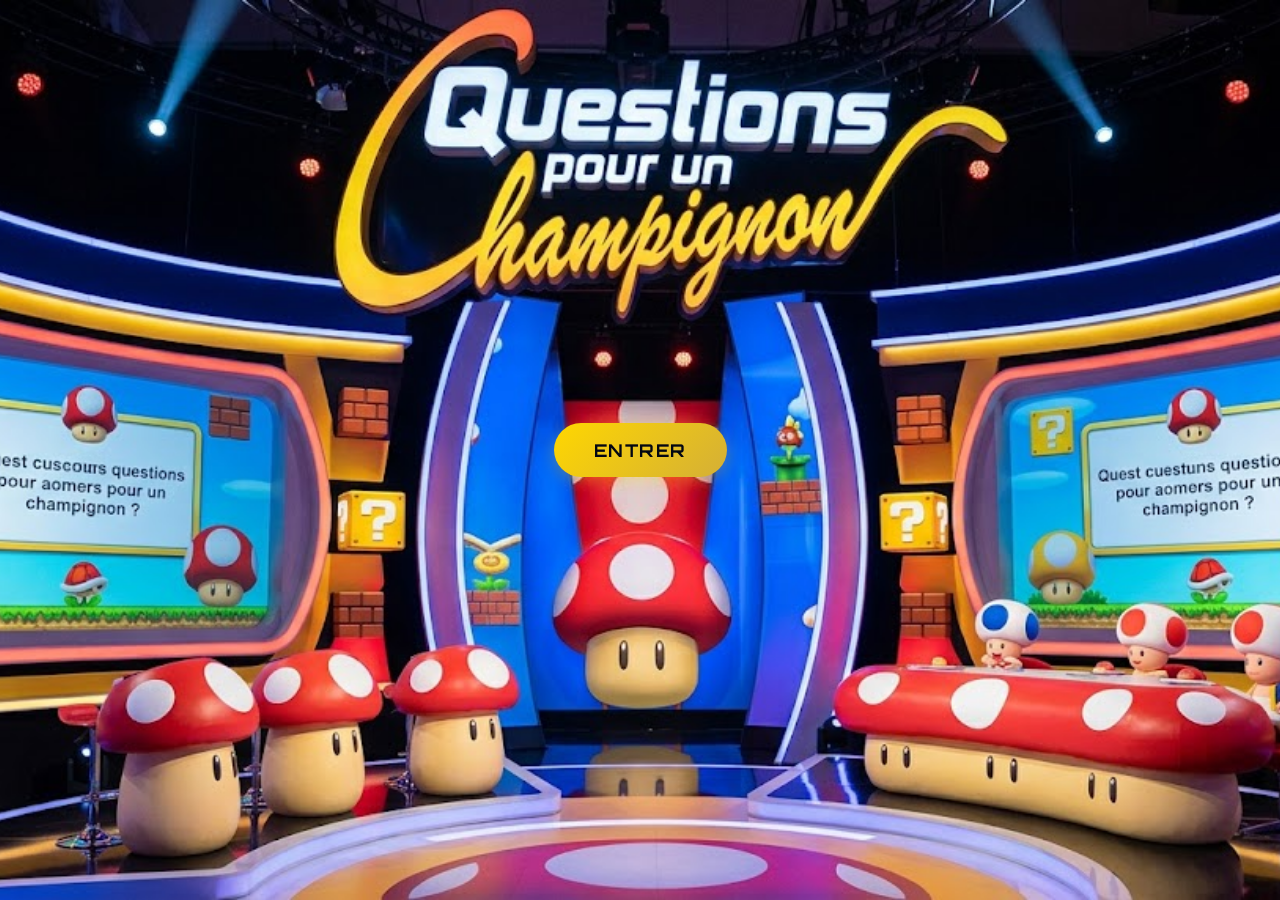
<file: index.html>
<!DOCTYPE html>
<html lang="fr">
<head>
  <meta charset="UTF-8">
  <meta name="viewport" content="width=device-width, initial-scale=1.0">
  
  <!-- SEO et Métadonnées -->
  <title>Le Grand Quiz du Millionnaire - Jeu TV Interactif</title>
  <meta name="description" content="Entrez sur le plateau du Grand Quiz du Millionnaire ! Répondez à 15 questions progressives, utilisez vos jokers stratégiques et tentez de décrocher la cagnotte ultime de 1 000 000 € !">
  <meta name="robots" content="index, follow">
  
  <!-- Favicon (Emoji standard pour portabilité) -->
  <link rel="icon" href="data:image/svg+xml,<svg xmlns=%22http://www.w3.org/2000/svg%22 viewBox=%220 0 100 100%22><text y=%22.9em%22 font-size=%2280%22>👑</text></svg>">
  
  <!-- Feuille de Style -->
  <link rel="stylesheet" href="style.css">
</head>
<body>

  <!-- PRE-LANDING PAGE -->
  <div id="pre-landing-screen" class="pre-landing-screen active">
    <button id="enter-game-btn" class="glow-btn-gold">ENTRER</button>
  </div>

  <div id="app" class="hidden">
    
    <!-- HEADER GLOBAL DE L'APPLICATION -->
    <header class="app-header">
      <div class="logo-container">
        <span class="logo-icon" aria-hidden="true">👑</span>
        <h1 class="logo-text">MILLIONNAIRE</h1>
      </div>
      
      <div class="sys-controls">
        <!-- Contrôleur de Volume et Son -->
        <div class="volume-control">
          <button id="btn-mute" class="sys-btn" title="Activer / Désactiver le son" aria-label="Couper le son">
            <svg viewBox="0 0 24 24" width="20" height="20" stroke="currentColor" stroke-width="2" fill="none">
              <path d="M11 5L6 9H2v6h4l5 4V5z"/>
              <path d="M19.07 4.93a10 10 0 0 1 0 14.14M15.54 8.46a5 5 0 0 1 0 7.07"/>
            </svg>
          </button>
          <input type="range" id="slider-volume" class="volume-slider" min="0" max="1" step="0.05" value="0.5" title="Ajuster le volume" aria-label="Ajuster le volume">
        </div>
        
        <!-- Plein Écran -->
        <button id="btn-fullscreen" class="sys-btn" title="Basculer plein écran" aria-label="Plein écran">
          <svg viewBox="0 0 24 24" width="20" height="20" stroke="currentColor" stroke-width="2" fill="none" stroke-linecap="round" stroke-linejoin="round">
            <path d="M8 3H5a2 2 0 0 0-2 2v3m18 0V5a2 2 0 0 0-2-2h-3m0 18h3a2 2 0 0 0 2-2v-3M3 16v3a2 2 0 0 0 2 2h3"/>
          </svg>
        </button>
      </div>
    </header>

    <!-- ÉCRAN 1 : ÉCRAN D'ACCUEIL (SELECTION DE PACK) -->
    <main id="screen-home" class="screen active">
      <div class="welcome-card">
        <h2 class="welcome-title">Bienvenue sur le Plateau !</h2>
        <p class="welcome-subtitle">
          Mesurez-vous à l'ultime défi de culture générale. Répondez correctement à une série de 15 questions à choix multiples de difficulté croissante. Aurez-vous assez de sang-froid pour franchir les paliers de sécurité et remporter le million ?
        </p>
        
        <!-- Boîtes à fonctionnalités -->
        <div class="welcome-features">
          <div class="feature-box">
            <span class="feature-icon">⏳</span>
            <h3>Timer Serré</h3>
            <p>Le temps est compté sur chaque question !</p>
          </div>
          <div class="feature-box">
            <span class="feature-icon">🃏</span>
            <h3>4 Jokers</h3>
            <p>50/50, public, appel ami et switch à utiliser au bon moment.</p>
          </div>
          <div class="feature-box">
            <span class="feature-icon">🔒</span>
            <h3>Paliers Garantis</h3>
            <p>Assurez vos gains aux paliers 5 et 10 de l'échelle.</p>
          </div>
        </div>

        <!-- Sélection du thème / pack de questions -->
        <div class="theme-selector-box" style="margin-bottom: 1.5rem; width: 100%; max-width: 320px; display: flex; flex-direction: column; gap: 0.5rem; text-align: left; margin: 0 auto 1.5rem auto;">
          <label for="select-theme" style="font-family: 'Orbitron', sans-serif; font-size: 0.8rem; color: var(--gold-accent); letter-spacing: 1.5px; text-transform: uppercase;">Choisir le Thème :</label>
          <select id="select-theme" style="background: var(--bg-medium); color: var(--text-main); border: 1px solid var(--border-gold); padding: 0.8rem 1.2rem; border-radius: 8px; font-family: 'Outfit', sans-serif; font-size: 1rem; width: 100%; outline: none; cursor: pointer; box-shadow: 0 0 10px rgba(0,0,0,0.3); transition: all 0.3s ease;">
            <option value="./data/culture-generale.json">🌍 Culture Générale (Défaut)</option>
            <optgroup label="Histoire — Seconde">
              <option value="./data/seconde-histoire.json">📚 Histoire 2de — Grandes étapes du monde moderne</option>
              <option value="./data/seconde-geo.json">📚 Géographie 2de — Grandes notions du programme de géographie</option>
            </optgroup>
            <optgroup label="HGGSP Spécialité — Première">
              <option value="./data/democratie.json">⚖️ Thème 1 — La Démocratie</option>
              <option value="./data/puissances.json">🌐 Thème 2 — Les Puissances</option>
              <option value="./data/frontieres.json">🗺️ Thème 3 — Les Frontières</option>
              <option value="./data/sinformer.json">📰 Thème 4 — S'informer : regard critique</option>
              <option value="./data/religions.json">🕌 Thème 5 — États et Religions</option>
            </optgroup>
          </select>
        </div>

        <!-- Boutons d'Action & Importation -->
        <div class="btn-group">
          <button id="btn-load-default" class="glow-btn-gold">Lancer la Partie</button>
          
          <button id="btn-load-custom" class="outline-btn">Importer un Pack JSON</button>
          <input type="file" id="file-input-pack" accept=".json" style="display: none;">
          <p class="upload-info">Glissez-déposez ou chargez un fichier JSON respectant le format requis.</p>
        </div>

        <!-- Rapport de Validation -->
        <div id="validation-report"></div>
      </div>
    </main>

    <!-- ÉCRAN 2 : PLATEAU DE JEU ACTIF -->
    <main id="screen-game" class="screen">
      <div class="game-layout">
        
        <!-- Zone centrale : Plateau TV -->
        <div class="stage-area">
          
          <!-- Barre de statut supérieure -->
          <div class="stage-status-bar">
            <div class="status-info">
              <span class="status-lbl">Gains cumulés</span>
              <div id="game-gain-accumulated" class="status-val">0 €</div>
            </div>
            <div class="status-info" style="text-align: right;">
              <span class="status-lbl">Progression</span>
              <div id="game-level-indicator" class="status-val">Niveau 1 / 15</div>
            </div>
          </div>
          
          <!-- Le Chronomètre Visuel -->
          <div class="timer-arena">
            <div id="timer-box" class="timer-container" aria-live="polite">
              <!-- Rempli dynamiquement en SVG -->
            </div>
          </div>
          
          <!-- Le Bloc de Question et Réponses -->
          <div class="quiz-board">
            <!-- La question -->
            <div class="question-card">
              <p id="question-text">Chargement de la question...</p>
            </div>
            
            <!-- Les 4 boutons de réponse -->
            <div class="answers-grid" role="group" aria-label="Réponses possibles">
              <button id="btn-ans-0" class="answer-btn" aria-describedby="question-text">
                <span class="ans-letter">A</span>
                <span class="ans-text">Réponse A</span>
              </button>
              
              <button id="btn-ans-1" class="answer-btn" aria-describedby="question-text">
                <span class="ans-letter">B</span>
                <span class="ans-text">Réponse B</span>
              </button>
              
              <button id="btn-ans-2" class="answer-btn" aria-describedby="question-text">
                <span class="ans-letter">C</span>
                <span class="ans-text">Réponse C</span>
              </button>
              
              <button id="btn-ans-3" class="answer-btn" aria-describedby="question-text">
                <span class="ans-letter">D</span>
                <span class="ans-text">Réponse D</span>
              </button>
            </div>
          </div>

          <!-- Contrôles inférieurs (Jokers + Abandon) -->
          <div class="bottom-controls-bar">
            <div class="lifelines-wrapper">
              <span class="lifelines-lbl">Jokers</span>
              <div id="lifelines-container">
                <!-- Rempli dynamiquement avec les boutons de jokers -->
              </div>
            </div>
            
            <button id="btn-walk-away" class="outline-btn" style="border-color:#e74c3c; color:#e74c3c;">Partir avec mes gains</button>
          </div>
          
        </div>

        <!-- Zone droite : L'Échelle des Gains (Palier de gains) -->
        <aside class="ladder-area" aria-label="Échelle des Gains">
          <h2 class="ladder-title">Échelle des Gains</h2>
          <ul id="ladder-list">
            <!-- Rempli dynamiquement -->
          </ul>
        </aside>

      </div>
    </main>

    <!-- ÉCRAN 3 : VICTOIRE / DEFAITE (FIN DE PARTIE) -->
    <main id="screen-result" class="screen">
      <div class="result-card">
        <h2 id="result-title">Fin de partie</h2>
        
        <div class="result-gain-box">
          <span class="gain-lbl">Vous repartez avec</span>
          <div id="result-gain-value">0 €</div>
        </div>

        <p id="result-description">Description du résultat de votre partie.</p>
        
        <div class="btn-group">
          <button class="glow-btn-gold btn-restart">Rejouer</button>
          <button class="outline-btn btn-restart">Retour à l'accueil</button>
        </div>
      </div>
    </main>

    <!-- MODALE 1 : EXPLICATIONS POST-RÉPONSE -->
    <div id="modal-explanation" class="modal-overlay" role="dialog" aria-modal="true" aria-labelledby="explanation-modal-title">
      <div class="modal-box">
        <div class="modal-header">
          <h2 id="explanation-modal-title">RÉVÉLATION</h2>
        </div>
        <div class="modal-body">
          <div class="exp-banner">VÉRDICT</div>
          <div class="exp-header">Bravo / Échec</div>
          <div id="explanation-text">Explication détaillée...</div>
        </div>
        <div class="modal-footer">
          <button id="btn-next-level" class="glow-btn-gold">Continuer</button>
        </div>
      </div>
    </div>

    <!-- MODALE 2 : INTERACTION DU JOKER ACTIF (AMI / PUBLIC) -->
    <div id="modal-joker" class="modal-overlay" role="dialog" aria-modal="true" aria-labelledby="modal-joker-title">
      <div class="modal-box">
        <div class="modal-header">
          <h2 id="modal-joker-title">Joker</h2>
          <button id="btn-modal-joker-close" class="sys-btn" title="Fermer" aria-label="Fermer la modale">
            <svg viewBox="0 0 24 24" width="20" height="20" stroke="currentColor" stroke-width="2" fill="none" stroke-linecap="round" stroke-linejoin="round">
              <line x1="18" y1="6" x2="6" y2="18"/>
              <line x1="6" y1="6" x2="18" y2="18"/>
            </svg>
          </button>
        </div>
        <div class="modal-body" id="modal-joker-content">
          <!-- Rempli dynamiquement (dialogue d'ami ou barres de public) -->
        </div>
        <div class="modal-footer">
          <button id="btn-modal-joker-close-footer" class="outline-btn" onclick="document.getElementById('btn-modal-joker-close').click()">Reprendre le jeu</button>
        </div>
      </div>
    </div>

  </div>

  <!-- Script Principal de l'Application -->
  <script type="module" src="js/app.js"></script>
</body>
</html>
</file>
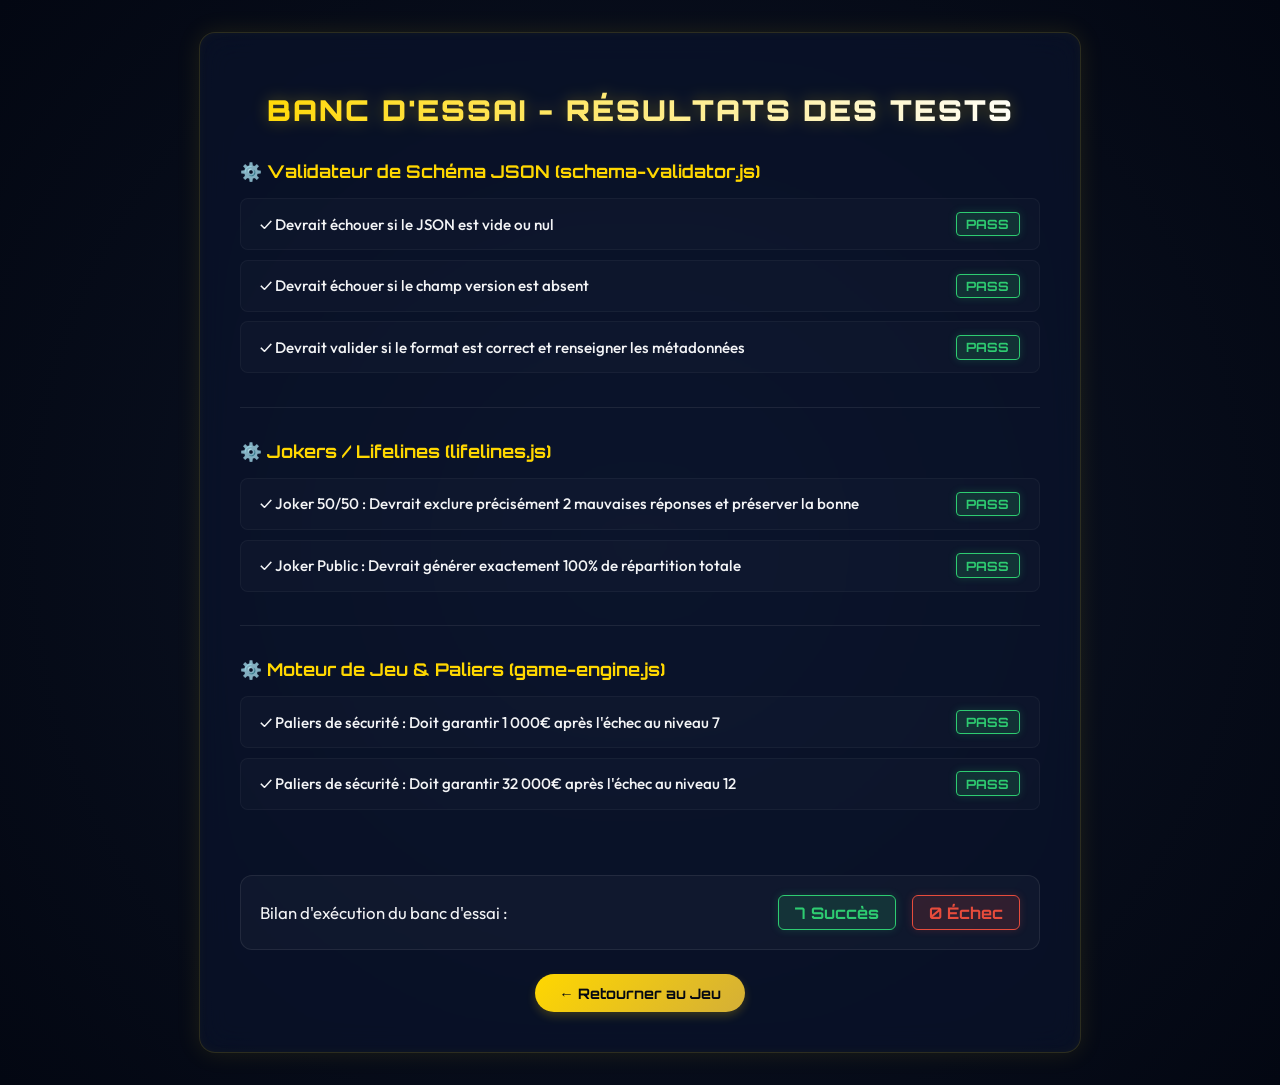
<file: tests.html>
<!DOCTYPE html>
<html lang="fr">
<head>
  <meta charset="UTF-8">
  <meta name="viewport" content="width=device-width, initial-scale=1.0">
  <title>Banc d'Essai - Tests Unitaires Client</title>
  
  <style>
    @import url('https://fonts.googleapis.com/css2?family=Orbitron:wght@700;900&family=Outfit:wght@300;400;600&display=swap');
    
    body {
      font-family: 'Outfit', sans-serif;
      background: radial-gradient(circle at center, #0d1527 0%, #030712 100%);
      color: #f3f4f6;
      margin: 0;
      padding: 2rem;
      min-height: 100vh;
    }

    .container {
      max-width: 800px;
      margin: 0 auto;
      background: rgba(10, 20, 47, 0.6);
      backdrop-filter: blur(15px);
      border: 1px solid rgba(255, 215, 0, 0.15);
      border-radius: 16px;
      box-shadow: 0 0 25px rgba(255, 215, 0, 0.1), inset 0 0 10px rgba(255, 215, 0, 0.05);
      padding: 2.5rem;
    }

    h1 {
      font-family: 'Orbitron', sans-serif;
      font-weight: 900;
      font-size: 1.8rem;
      letter-spacing: 2px;
      text-transform: uppercase;
      text-align: center;
      margin-bottom: 2rem;
      background: linear-gradient(to right, #ffd700, #fff);
      -webkit-background-clip: text;
      -webkit-text-fill-color: transparent;
      filter: drop-shadow(0 0 8px rgba(255, 215, 0, 0.3));
    }

    .suite-card {
      margin-bottom: 2rem;
      border-bottom: 1px solid rgba(255, 255, 255, 0.08);
      padding-bottom: 1.5rem;
    }

    .suite-card:last-child {
      border-bottom: none;
    }

    .suite-title {
      font-family: 'Orbitron', sans-serif;
      font-size: 1.1rem;
      color: #ffd700;
      margin-bottom: 1rem;
      display: flex;
      align-items: center;
      gap: 0.5rem;
    }

    .test-item {
      background: rgba(255, 255, 255, 0.02);
      border: 1px solid rgba(255, 255, 255, 0.04);
      border-radius: 8px;
      padding: 0.8rem 1.2rem;
      margin-bottom: 0.6rem;
      display: flex;
      justify-content: space-between;
      align-items: center;
      transition: all 0.2s ease;
    }

    .test-item:hover {
      background: rgba(255, 255, 255, 0.04);
      border-color: rgba(255, 255, 255, 0.08);
    }

    .test-name {
      font-weight: 500;
      font-size: 0.95rem;
    }

    .test-status {
      font-family: 'Orbitron', sans-serif;
      font-size: 0.8rem;
      font-weight: 700;
      padding: 0.2rem 0.6rem;
      border-radius: 4px;
    }

    .status-pass {
      background: rgba(46, 204, 113, 0.15);
      border: 1px solid #2ecc71;
      color: #2ecc71;
      box-shadow: 0 0 8px rgba(46, 204, 113, 0.2);
    }

    .status-fail {
      background: rgba(231, 76, 60, 0.15);
      border: 1px solid #e74c3c;
      color: #e74c3c;
      box-shadow: 0 0 8px rgba(231, 76, 60, 0.2);
    }

    .fail-details {
      grid-column: 1 / span 2;
      background: rgba(0, 0, 0, 0.2);
      border-left: 3px solid #e74c3c;
      color: #fca5a5;
      padding: 0.8rem;
      border-radius: 4px;
      font-family: monospace;
      font-size: 0.85rem;
      margin-top: 0.5rem;
      width: 100%;
    }

    .summary-bar {
      display: flex;
      justify-content: space-between;
      align-items: center;
      background: rgba(255, 255, 255, 0.03);
      border: 1px solid rgba(255, 255, 255, 0.08);
      border-radius: 12px;
      padding: 1.2rem;
      margin-top: 2rem;
    }

    .summary-text {
      font-size: 1.05rem;
    }

    .summary-counts {
      display: flex;
      gap: 1rem;
    }

    .count-box {
      font-family: 'Orbitron', sans-serif;
      font-weight: 700;
      padding: 0.4rem 1rem;
      border-radius: 6px;
    }

    .btn-return {
      display: inline-block;
      margin-top: 1.5rem;
      text-decoration: none;
      background: linear-gradient(135deg, #ffd700 0%, #d4af37 100%);
      color: #030712;
      font-family: 'Orbitron', sans-serif;
      font-weight: 700;
      font-size: 0.9rem;
      padding: 0.6rem 1.5rem;
      border-radius: 50px;
      box-shadow: 0 4px 10px rgba(255, 215, 0, 0.2);
      transition: all 0.3s ease;
    }

    .btn-return:hover {
      transform: translateY(-2px);
      box-shadow: 0 6px 15px rgba(255, 215, 0, 0.4);
    }
  </style>
</head>
<body>

  <div class="container">
    <h1>Banc d'Essai - Résultats des Tests</h1>

    <div id="test-results">
      <!-- Rempli dynamiquement -->
    </div>

    <div class="summary-bar">
      <span class="summary-text">Bilan d'exécution du banc d'essai :</span>
      <div class="summary-counts">
        <span id="pass-count" class="count-box status-pass">0 Succès</span>
        <span id="fail-count" class="count-box status-fail">0 Échec</span>
      </div>
    </div>

    <div style="text-align: center;">
      <a href="index.html" class="btn-return">← Retourner au Jeu</a>
    </div>
  </div>

  <!-- Intégration du module de tests -->
  <script type="module">
    import { runTests } from './js/tests.js';

    const resultsContainer = document.getElementById('test-results');
    const passCountBox = document.getElementById('pass-count');
    const failCountBox = document.getElementById('fail-count');

    let currentSuiteDiv = null;
    let successCount = 0;
    let failureCount = 0;

    // Lancer les tests et recevoir les rapports d'exécution
    runTests((event) => {
      if (event.type === 'suite_start') {
        const suiteDiv = document.createElement('div');
        suiteDiv.className = 'suite-card';
        
        const title = document.createElement('h2');
        title.className = 'suite-title';
        title.innerText = `⚙️ ${event.name}`;
        suiteDiv.appendChild(title);
        
        resultsContainer.appendChild(suiteDiv);
        currentSuiteDiv = suiteDiv;
      } 
      
      else if (event.type === 'test_success') {
        successCount++;
        
        const item = document.createElement('div');
        item.className = 'test-item';
        
        const nameSpan = document.createElement('span');
        nameSpan.className = 'test-name';
        nameSpan.innerText = `✓ ${event.name}`;
        item.appendChild(nameSpan);
        
        const statusSpan = document.createElement('span');
        statusSpan.className = 'test-status status-pass';
        statusSpan.innerText = 'PASS';
        item.appendChild(statusSpan);
        
        if (currentSuiteDiv) {
          currentSuiteDiv.appendChild(item);
        }
      } 
      
      else if (event.type === 'test_failure') {
        failureCount++;
        
        const container = document.createElement('div');
        container.style.display = 'flex';
        container.style.flexDirection = 'column';
        container.className = 'test-item';
        
        const row = document.createElement('div');
        row.style.display = 'flex';
        row.style.justifyContent = 'space-between';
        row.style.width = '100%';
        
        const nameSpan = document.createElement('span');
        nameSpan.className = 'test-name';
        nameSpan.style.color = '#f87171';
        nameSpan.innerText = `✗ ${event.name}`;
        row.appendChild(nameSpan);
        
        const statusSpan = document.createElement('span');
        statusSpan.className = 'test-status status-fail';
        statusSpan.innerText = 'FAIL';
        row.appendChild(statusSpan);
        
        container.appendChild(row);
        
        const details = document.createElement('div');
        details.className = 'fail-details';
        details.innerText = event.error;
        container.appendChild(details);
        
        if (currentSuiteDiv) {
          currentSuiteDiv.appendChild(container);
        }
      }

      // Mettre à jour les totaux en temps réel
      passCountBox.innerText = `${successCount} Succès`;
      failCountBox.innerText = `${failureCount} Échec`;
    });
  </script>
</body>
</html>
</file>
<file: style.css>
/* ==========================================================================
   STYLE GLOBAL & SYSTÈME DE DESIGN PREMIUM - LE GRAND QUIZ DU MILLIONNAIRE
   ========================================================================== */

@import url('https://fonts.googleapis.com/css2?family=Orbitron:wght@500;700;900&family=Outfit:wght@300;400;600;800&display=swap');

:root {
  /* Nuancier Premium - HSL */
  --bg-deep: hsl(224, 71%, 4%);
  --bg-medium: hsl(222, 54%, 10%);
  --bg-glass: rgba(10, 20, 47, 0.55);
  
  --primary-glow: #00d2ff;
  --secondary-glow: #8a2be2;
  --gold-accent: #ffd700;
  --gold-hover: #ffea70;
  
  --success: #2ecc71;
  --success-glow: rgba(46, 204, 113, 0.4);
  --error: #e74c3c;
  --error-glow: rgba(231, 76, 60, 0.4);
  
  --text-main: #f3f4f6;
  --text-muted: #9ca3af;
  
  --border-gold: rgba(255, 215, 0, 0.15);
  --border-cyan: rgba(0, 210, 255, 0.15);
  
  --transition-smooth: all 0.3s cubic-bezier(0.4, 0, 0.2, 1);
  --shadow-neon: 0 0 20px rgba(0, 210, 255, 0.25), inset 0 0 10px rgba(0, 210, 255, 0.1);
  --shadow-gold: 0 0 25px rgba(255, 215, 0, 0.3), inset 0 0 12px rgba(255, 215, 0, 0.15);
}

/* Base HTML5 & Reset */
* {
  box-sizing: border-box;
  margin: 0;
  padding: 0;
  user-select: none;
}

body {
  font-family: 'Outfit', sans-serif;
  background: radial-gradient(circle at center, var(--bg-medium) 0%, var(--bg-deep) 100%);
  color: var(--text-main);
  min-height: 100vh;
  overflow-x: hidden;
  display: flex;
  flex-direction: column;
}

/* --- PRE-LANDING SCREEN --- */
.pre-landing-screen {
  position: fixed;
  top: 0;
  left: 0;
  width: 100%;
  height: 100%;
  background: url('./assets/images/img.png') no-repeat center center fixed;
  background-size: cover;
  display: flex;
  justify-content: center;
  align-items: center;
  z-index: 9999;
  opacity: 0;
  visibility: hidden;
  transition: opacity 0.5s ease-in-out, visibility 0.5s ease-in-out;
}

.pre-landing-screen.active {
  opacity: 1;
  visibility: visible;
}

/* Utility class for hiding elements */
.hidden {
  display: none !important;
}

/* --- STRUCTURE D'APPLICATION --- */

#app {
  width: 100%;
  max-width: 1400px;
  margin: 0 auto;
  min-height: 100vh;
  display: flex;
  flex-direction: column;
  position: relative;
}

/* Header Global Premium */
.app-header {
  display: flex;
  justify-content: space-between;
  align-items: center;
  padding: 1.5rem 2rem;
  background: rgba(3, 7, 18, 0.4);
  border-bottom: 1px solid rgba(255, 255, 255, 0.05);
  backdrop-filter: blur(10px);
  z-index: 100;
}

.logo-container {
  display: flex;
  align-items: center;
  gap: 0.8rem;
}

.logo-icon {
  font-size: 2rem;
  animation: logo-spin 8s linear infinite;
}

.logo-text {
  font-family: 'Orbitron', sans-serif;
  font-weight: 900;
  font-size: 1.4rem;
  letter-spacing: 2px;
  background: linear-gradient(to right, #ffd700 30%, #fff 80%);
  -webkit-background-clip: text;
  -webkit-text-fill-color: transparent;
  filter: drop-shadow(0 0 8px rgba(255, 215, 0, 0.4));
}

.sys-controls {
  display: flex;
  align-items: center;
  gap: 1.5rem;
}

/* Contrôles Volumes / Mute */
.volume-control {
  display: flex;
  align-items: center;
  gap: 0.8rem;
  background: rgba(255, 255, 255, 0.04);
  padding: 0.4rem 1rem;
  border-radius: 50px;
  border: 1px solid rgba(255, 255, 255, 0.08);
}

.volume-slider {
  -webkit-appearance: none;
  width: 80px;
  height: 4px;
  border-radius: 2px;
  background: rgba(255, 255, 255, 0.1);
  outline: none;
}

.volume-slider::-webkit-slider-thumb {
  -webkit-appearance: none;
  width: 12px;
  height: 12px;
  border-radius: 50%;
  background: var(--primary-glow);
  cursor: pointer;
  box-shadow: 0 0 5px var(--primary-glow);
}

.sys-btn {
  background: none;
  border: none;
  color: var(--text-main);
  cursor: pointer;
  display: flex;
  align-items: center;
  justify-content: center;
  transition: var(--transition-smooth);
}

.sys-btn:hover {
  color: var(--primary-glow);
  transform: scale(1.1);
}

/* --- ÉCRANS GLOBAUX --- */

.screen {
  display: none;
  flex: 1;
  width: 100%;
  padding: 2rem;
  animation: fadeIn 0.6s ease-out;
}

.screen.active {
  display: flex;
  flex-direction: column;
}

/* --- ÉCRAN 1 : ACCUEIL --- */

#screen-home {
  justify-content: center;
  align-items: center;
  text-align: center;
  max-width: 800px;
  margin: 0 auto;
  gap: 2rem;
}

.welcome-card {
  background: var(--bg-glass);
  backdrop-filter: blur(15px);
  border: 1px solid var(--border-gold);
  box-shadow: var(--shadow-gold);
  border-radius: 20px;
  padding: 3rem;
  width: 100%;
  display: flex;
  flex-direction: column;
  gap: 2rem;
  position: relative;
}

.welcome-title {
  font-family: 'Orbitron', sans-serif;
  font-size: 2.8rem;
  font-weight: 900;
  text-transform: uppercase;
  letter-spacing: 3px;
  color: var(--text-main);
  text-shadow: 0 0 15px rgba(255, 215, 0, 0.3);
}

.welcome-subtitle {
  color: var(--text-muted);
  font-size: 1.1rem;
  line-height: 1.6;
}

.welcome-features {
  display: flex;
  justify-content: space-around;
  gap: 1.5rem;
  margin-top: 1rem;
}

.feature-box {
  background: rgba(255, 255, 255, 0.03);
  border: 1px solid rgba(255, 255, 255, 0.06);
  border-radius: 12px;
  padding: 1.2rem;
  flex: 1;
  text-align: center;
}

.feature-icon {
  font-size: 1.8rem;
  margin-bottom: 0.5rem;
  display: block;
}

.btn-group {
  display: flex;
  flex-direction: column;
  align-items: center;
  gap: 1rem;
  margin-top: 1.5rem;
}

/* Boutons premium */
.glow-btn-gold {
  background: linear-gradient(135deg, #ffd700 0%, #d4af37 100%);
  color: #030712;
  font-family: 'Orbitron', sans-serif;
  font-weight: 700;
  font-size: 1.1rem;
  padding: 1rem 2.5rem;
  border: none;
  border-radius: 50px;
  cursor: pointer;
  letter-spacing: 1.5px;
  text-transform: uppercase;
  box-shadow: 0 4px 15px rgba(255, 215, 0, 0.3);
  transition: var(--transition-smooth);
}

.glow-btn-gold:hover {
  transform: translateY(-3px) scale(1.03);
  box-shadow: 0 8px 25px rgba(255, 215, 0, 0.5);
  background: linear-gradient(135deg, #ffea70 0%, #ffd700 100%);
}

.glow-btn-gold:active {
  transform: translateY(0);
}

.outline-btn {
  background: none;
  border: 1px solid rgba(255, 255, 255, 0.2);
  color: var(--text-main);
  padding: 0.8rem 2rem;
  border-radius: 50px;
  cursor: pointer;
  font-size: 0.95rem;
  transition: var(--transition-smooth);
}

.outline-btn:hover {
  border-color: var(--primary-glow);
  color: var(--primary-glow);
  background: rgba(0, 210, 255, 0.05);
}

/* Upload JSON Section */
.upload-info {
  font-size: 0.85rem;
  color: var(--text-muted);
  margin-top: 0.5rem;
}

#validation-report {
  display: none;
  background: rgba(3, 7, 18, 0.8);
  border-radius: 12px;
  border: 1px solid rgba(255, 255, 255, 0.08);
  padding: 1.5rem;
  text-align: left;
  max-height: 250px;
  overflow-y: auto;
  font-size: 0.9rem;
}

#validation-report h4 {
  margin-bottom: 0.5rem;
}

#validation-report ul {
  list-style: none;
}

#validation-report li {
  margin-bottom: 0.3rem;
  color: #f87171;
}

#validation-report li.warning {
  color: #fbbf24;
}

.text-success { color: var(--success); }
.text-error { color: var(--error); }

/* --- ÉCRAN 2 : PLATEAU DE JEU --- */

.game-layout {
  display: grid;
  grid-template-columns: 1fr 320px;
  gap: 2rem;
  flex: 1;
  align-items: stretch;
  position: relative;
}

/* Zone gauche (Plateau TV principal) */
.stage-area {
  display: flex;
  flex-direction: column;
  justify-content: space-between;
  gap: 2rem;
  width: 100%;
}

/* Barre de statut du plateau */
.stage-status-bar {
  display: flex;
  justify-content: space-between;
  align-items: center;
  background: var(--bg-glass);
  border: 1px solid var(--border-cyan);
  border-radius: 15px;
  padding: 1rem 2rem;
  backdrop-filter: blur(10px);
}

.status-info {
  display: flex;
  flex-direction: column;
  gap: 0.3rem;
}

.status-lbl {
  font-size: 0.8rem;
  color: var(--text-muted);
  text-transform: uppercase;
  letter-spacing: 1px;
}

.status-val {
  font-family: 'Orbitron', sans-serif;
  font-weight: 700;
  font-size: 1.3rem;
  color: var(--gold-accent);
}

/* Zone Centrale Chrono & Action */
.timer-arena {
  display: flex;
  justify-content: center;
  align-items: center;
  position: relative;
  height: 140px;
}

/* Le Chronomètre SVG Circulaire */
.timer-container {
  position: relative;
  width: 120px;
  height: 120px;
  border-radius: 50%;
  display: flex;
  justify-content: center;
  align-items: center;
  background: radial-gradient(circle, var(--bg-deep) 60%, transparent 100%);
  box-shadow: 0 0 20px rgba(0, 0, 0, 0.4);
}

.timer-svg {
  position: absolute;
  top: 0;
  left: 0;
  width: 100%;
  height: 100%;
  transform: rotate(-90deg);
}

.timer-circle-bg {
  fill: none;
  stroke: rgba(255, 255, 255, 0.05);
  stroke-width: 6;
}

.timer-circle-progress {
  fill: none;
  stroke: var(--primary-glow);
  stroke-width: 6;
  stroke-linecap: round;
  transition: stroke-dashoffset 1s linear, stroke 0.3s ease;
}

.timer-text {
  font-family: 'Orbitron', sans-serif;
  font-size: 2.2rem;
  font-weight: 900;
  color: var(--primary-glow);
  text-shadow: 0 0 10px rgba(0, 210, 255, 0.5);
  z-index: 10;
}

/* États du timer */
.timer-container.critical .timer-circle-progress {
  stroke: var(--error);
  animation: stroke-pulse-red 0.5s ease-in-out infinite alternate;
}

.timer-container.critical .timer-text {
  color: var(--error);
  text-shadow: 0 0 15px var(--error);
  animation: text-pulse-red 1s infinite;
}

.timer-container.paused .timer-circle-progress {
  stroke: var(--gold-accent);
}

.timer-container.paused .timer-text {
  color: var(--gold-accent);
  text-shadow: 0 0 10px var(--gold-accent);
}

/* Zone Question & Réponses */
.quiz-board {
  display: flex;
  flex-direction: column;
  gap: 1.5rem;
  width: 100%;
  max-width: 900px;
  margin: 0 auto;
}

/* Cadre de la Question */
.question-card {
  background: var(--bg-glass);
  backdrop-filter: blur(12px);
  border: 1px solid var(--border-cyan);
  border-radius: 100px;
  padding: 1.8rem 3rem;
  text-align: center;
  position: relative;
  box-shadow: var(--shadow-neon);
}

/* Décorations typiques du plateau (les petites barres latérales) */
.question-card::before, .question-card::after {
  content: '';
  position: absolute;
  top: 50%;
  width: 30px;
  height: 2px;
  background: var(--primary-glow);
  box-shadow: 0 0 8px var(--primary-glow);
}

.question-card::before { left: -30px; }
.question-card::after { right: -30px; }

#question-text {
  font-size: 1.25rem;
  font-weight: 600;
  line-height: 1.5;
}

.q-prefix {
  color: var(--gold-accent);
  font-family: 'Orbitron', sans-serif;
  margin-right: 0.5rem;
}

/* Grille de Réponses (2x2) - ZONES D'APPUI PLUS LARGE */
.answers-grid {
  display: grid;
  grid-template-columns: 1fr 1fr;
  gap: 1.5rem 2.5rem;
  position: relative;
}

/* Boutons de Réponse Style Plateau */
.answer-btn {
  background: var(--bg-glass);
  backdrop-filter: blur(12px);
  border: 1px solid var(--border-cyan);
  border-radius: 50px;
  padding: 1.4rem 2.5rem;
  text-align: left;
  cursor: pointer;
  color: var(--text-main);
  font-size: 1.15rem;
  font-weight: 500;
  display: flex;
  align-items: center;
  gap: 1.2rem;
  position: relative;
  overflow: hidden;
  transition: var(--transition-smooth);
  box-shadow: 0 4px 10px rgba(0, 0, 0, 0.2);
  min-height: 75px;
}

.answer-btn::before {
  content: '';
  position: absolute;
  left: 0;
  top: 0;
  height: 100%;
  width: 4px;
  background: var(--primary-glow);
  transition: var(--transition-smooth);
}

.ans-letter {
  font-family: 'Orbitron', sans-serif;
  color: var(--gold-accent);
  font-weight: 700;
  font-size: 1.25rem;
  background: rgba(255, 215, 0, 0.1);
  padding: 0.3rem 0.8rem;
  border-radius: 6px;
  border: 1px solid rgba(255, 215, 0, 0.2);
  min-width: 42px;
  text-align: center;
}

.ans-text {
  flex: 1;
}

/* --- ÉTATS DES BOUTONS DE RÉPONSE --- */

/* Hover */
.answer-btn:hover:not(.disabled) {
  transform: scale(1.03);
  border-color: var(--gold-accent);
  box-shadow: 0 0 15px rgba(255, 215, 0, 0.2);
}

.answer-btn:hover:not(.disabled) .ans-letter {
  background: rgba(255, 215, 0, 0.25);
  border-color: var(--gold-accent);
}

.answer-btn:hover:not(.disabled)::before {
  background: var(--gold-accent);
}

/* Sélectionné (Orange pulsant) */
.answer-btn.selected {
  border-color: #ff9f43;
  background: rgba(255, 159, 67, 0.15);
  box-shadow: 0 0 20px rgba(255, 159, 67, 0.4);
  animation: answer-pulse 0.4s infinite alternate;
}

.answer-btn.selected .ans-letter {
  color: #ff9f43;
  border-color: #ff9f43;
  background: rgba(255, 159, 67, 0.25);
}

.answer-btn.selected::before {
  background: #ff9f43;
}

/* Correct (Vert scintillant) */
.answer-btn.correct {
  border-color: var(--success);
  background: rgba(46, 204, 113, 0.25) !important;
  box-shadow: 0 0 25px rgba(46, 204, 113, 0.6) !important;
  color: #fff;
  opacity: 1 !important;
}

.answer-btn.correct .ans-letter {
  color: var(--success);
  border-color: var(--success);
  background: rgba(46, 204, 113, 0.3);
}

.answer-btn.correct::before {
  background: var(--success);
}

/* Incorrect (Rouge) */
.answer-btn.incorrect {
  border-color: var(--error);
  background: rgba(231, 76, 60, 0.25);
  box-shadow: 0 0 25px rgba(231, 76, 60, 0.5);
  opacity: 1 !important;
}

.answer-btn.incorrect .ans-letter {
  color: var(--error);
  border-color: var(--error);
  background: rgba(231, 76, 60, 0.3);
}

.answer-btn.incorrect::before {
  background: var(--error);
}

/* Joker 50/50 : Cache les boutons */
.answer-btn.hidden-ans {
  opacity: 0;
  pointer-events: none;
  transform: translateY(10px);
}

.answer-btn.disabled {
  pointer-events: none;
  opacity: 0.6;
}

/* Barre des jokers inférieurs */
.bottom-controls-bar {
  display: flex;
  justify-content: space-between;
  align-items: center;
  margin-top: 1.5rem;
}

.lifelines-wrapper {
  display: flex;
  align-items: center;
  gap: 1rem;
}

.lifelines-lbl {
  font-size: 0.8rem;
  color: var(--text-muted);
  text-transform: uppercase;
  letter-spacing: 1px;
}

#lifelines-container {
  display: flex;
  gap: 0.8rem;
}

.lifeline-btn {
  background: var(--bg-glass);
  border: 1px solid var(--border-cyan);
  color: var(--text-main);
  border-radius: 50%;
  width: 50px;
  height: 50px;
  display: flex;
  justify-content: center;
  align-items: center;
  cursor: pointer;
  position: relative;
  transition: var(--transition-smooth);
  flex-shrink: 0;
}

.lifeline-btn svg {
  width: 20px;
  height: 20px;
}

.lifeline-btn .joker-lbl {
  display: none;
}

.lifeline-btn:hover:not(:disabled) {
  transform: scale(1.1) rotate(5deg);
  border-color: var(--gold-accent);
  box-shadow: 0 0 12px rgba(255, 215, 0, 0.3);
}

.lifeline-btn.used {
  opacity: 0.3;
  border-color: rgba(255, 255, 255, 0.1);
  background: rgba(255, 255, 255, 0.02);
  cursor: not-allowed;
}

.lifeline-btn.used::after {
  content: '❌';
  position: absolute;
  font-size: 0.8rem;
  bottom: -2px;
  right: -2px;
}

/* ==========================================================================
   TIROIR LATÉRAL DES GAINS (SLIDE-OUT DRAWER)
   ========================================================================== */

/* Bouton d'ouverture du tiroir */
.ladder-toggle-btn {
  position: fixed;
  right: 20px;
  top: 50%;
  transform: translateY(-50%);
  width: 50px;
  height: 120px;
  background: var(--bg-glass);
  backdrop-filter: blur(12px);
  border: 1px solid var(--border-gold);
  border-radius: 12px 0 0 12px;
  cursor: pointer;
  z-index: 150;
  display: flex;
  align-items: center;
  justify-content: center;
  transition: var(--transition-smooth);
  box-shadow: -4px 0 15px rgba(0, 0, 0, 0.3);
}

.ladder-toggle-btn:hover {
  width: 60px;
  border-color: var(--gold-accent);
  box-shadow: -4px 0 20px rgba(255, 215, 0, 0.3);
}

.ladder-toggle-icon {
  display: flex;
  flex-direction: column;
  align-items: center;
  gap: 0.3rem;
}

.ladder-toggle-icon::before,
.ladder-toggle-icon::after {
  content: '';
  width: 20px;
  height: 3px;
  background: var(--gold-accent);
  border-radius: 2px;
  box-shadow: 0 0 8px rgba(255, 215, 0, 0.4);
  transition: var(--transition-smooth);
}

.ladder-toggle-icon::before {
  width: 20px;
}

.ladder-toggle-icon::after {
  width: 14px;
}

.ladder-toggle-btn:hover .ladder-toggle-icon::before {
  width: 24px;
}

.ladder-toggle-btn:hover .ladder-toggle-icon::after {
  width: 18px;
}

.ladder-toggle-label {
  font-size: 0.65rem;
  color: var(--gold-accent);
  letter-spacing: 1px;
  text-transform: uppercase;
  margin-top: 0.3rem;
  font-family: 'Orbitron', sans-serif;
}

/* Tiroir latéral coulissant */
.ladder-drawer {
  position: fixed;
  top: 0;
  right: -340px;
  width: 320px;
  height: 100vh;
  background: var(--bg-medium);
  backdrop-filter: blur(20px);
  border-left: 1px solid var(--border-gold);
  box-shadow: -10px 0 30px rgba(0, 0, 0, 0.5);
  z-index: 200;
  transition: right 0.4s cubic-bezier(0.4, 0, 0.2, 1);
  display: flex;
  flex-direction: column;
}

.ladder-drawer.open {
  right: 0;
}

.ladder-drawer-header {
  padding: 1.5rem;
  background: rgba(3, 7, 18, 0.6);
  border-bottom: 1px solid rgba(255, 255, 255, 0.08);
  display: flex;
  justify-content: space-between;
  align-items: center;
}

.ladder-drawer-title {
  font-family: 'Orbitron', sans-serif;
  font-size: 1.1rem;
  letter-spacing: 1.5px;
  color: var(--gold-accent);
  text-transform: uppercase;
}

.ladder-drawer-close {
  background: none;
  border: none;
  color: var(--text-muted);
  cursor: pointer;
  font-size: 1.5rem;
  transition: var(--transition-smooth);
  width: 36px;
  height: 36px;
  display: flex;
  align-items: center;
  justify-content: center;
  border-radius: 50%;
}

.ladder-drawer-close:hover {
  color: var(--error);
  background: rgba(231, 76, 60, 0.1);
  transform: rotate(90deg);
}

.ladder-drawer-content {
  flex: 1;
  overflow-y: auto;
  padding: 1.5rem;
}

/* Overlay sombre quand tiroir ouvert */
.drawer-overlay {
  position: fixed;
  top: 0;
  left: 0;
  width: 100%;
  height: 100%;
  background: rgba(3, 7, 18, 0.6);
  backdrop-filter: blur(3px);
  z-index: 199;
  opacity: 0;
  visibility: hidden;
  transition: opacity 0.3s ease, visibility 0.3s ease;
}

.drawer-overlay.active {
  opacity: 1;
  visibility: visible;
}

/* Échelle des gains dans le tiroir */
#ladder-list {
  list-style: none;
  display: flex;
  flex-direction: column;
  gap: 0.4rem;
}

.ladder-item {
  display: flex;
  align-items: center;
  padding: 0.5rem 1rem;
  border-radius: 6px;
  font-family: 'Orbitron', sans-serif;
  font-size: 0.95rem;
  font-weight: 500;
  color: var(--text-muted);
  transition: var(--transition-smooth);
  white-space: nowrap;
}

.ladder-num {
  width: 30px;
  color: #ff9f43;
  flex-shrink: 0;
  font-weight: 700;
}

.ladder-accent {
  margin: 0 0.5rem;
  font-size: 0.75rem;
  opacity: 0.5;
  flex-shrink: 0;
}

.ladder-val {
  flex: 1;
  overflow: hidden;
  text-overflow: ellipsis;
}

/* Paliers de sécurité */
.ladder-item.checkpoint {
  color: #ffd27d;
  font-weight: 700;
  background: rgba(255, 210, 125, 0.05);
  border-left: 3px solid #ffd27d;
  padding-left: 1.2rem;
}

.lock-icon {
  font-size: 0.8rem;
  color: #ffd27d;
  background: rgba(255, 210, 125, 0.15);
  padding: 0.15rem 0.4rem;
  border-radius: 4px;
  flex-shrink: 0;
}

/* Palier actif */
.ladder-item.active {
  background: linear-gradient(90deg, rgba(255, 215, 0, 0.3) 0%, transparent 100%);
  color: #fff;
  font-weight: 900;
  border: 1px solid var(--gold-accent);
  box-shadow: 0 0 15px rgba(255, 215, 0, 0.3);
  transform: scale(1.05);
}

.ladder-item.active .ladder-num {
  color: #fff;
}

/* Palier complété */
.ladder-item.completed {
  color: var(--success);
  opacity: 0.9;
}

.ladder-item.completed .ladder-accent {
  color: var(--success);
}

/* Barre de progression visuelle */
.ladder-progress-bar {
  position: absolute;
  left: 0;
  top: 0;
  width: 4px;
  background: linear-gradient(to top, var(--gold-accent), var(--primary-glow));
  border-radius: 0 4px 4px 0;
  transition: height 0.5s ease;
}

/* --- ZONE DROITE (ÉCHELLE DES GAINS - Ancienne version pour référence) --- */

.ladder-area {
  background: var(--bg-glass);
  backdrop-filter: blur(12px);
  border: 1px solid var(--border-gold);
  border-radius: 15px;
  padding: 1.5rem 1.2rem;
  display: flex;
  flex-direction: column;
  justify-content: space-between;
  box-shadow: 0 4px 20px rgba(0, 0, 0, 0.3);
  height: fit-content;
  position: sticky;
  top: 1rem;
}

.ladder-title {
  text-align: center;
  font-family: 'Orbitron', sans-serif;
  font-size: 0.95rem;
  letter-spacing: 1.5px;
  color: var(--gold-accent);
  border-bottom: 1px solid rgba(255, 215, 0, 0.15);
  padding-bottom: 0.8rem;
  margin-bottom: 1rem;
  text-transform: uppercase;
}

.ladder-area #ladder-list {
  max-height: 60vh;
  overflow-y: auto;
}

/* --- ÉCRAN 3 : RÉSULTATS / FIN DE JEU --- */

#screen-result {
  justify-content: center;
  align-items: center;
  text-align: center;
  max-width: 650px;
  margin: 0 auto;
}

.result-card {
  background: var(--bg-glass);
  backdrop-filter: blur(15px);
  border: 1px solid var(--border-gold);
  border-radius: 20px;
  padding: 3.5rem 2.5rem;
  box-shadow: var(--shadow-gold);
  display: flex;
  flex-direction: column;
  gap: 2rem;
  width: 100%;
}

.result-card h2 {
  font-family: 'Orbitron', sans-serif;
  letter-spacing: 2px;
  font-size: 2.2rem;
}

.gameover-title {
  color: var(--error);
  text-shadow: 0 0 15px rgba(231, 76, 60, 0.4);
}

.victory-title {
  color: var(--gold-accent);
  text-shadow: 0 0 20px rgba(255, 215, 0, 0.5);
  animation: glow-pulse-gold 1.5s infinite alternate;
}

.result-gain-box {
  background: rgba(255, 255, 255, 0.03);
  border: 1px solid rgba(255, 255, 255, 0.06);
  border-radius: 15px;
  padding: 2rem;
}

.gain-lbl {
  font-size: 0.9rem;
  color: var(--text-muted);
  text-transform: uppercase;
  letter-spacing: 1.5px;
  margin-bottom: 0.5rem;
  display: block;
}

#result-gain-value {
  font-family: 'Orbitron', sans-serif;
  font-size: 3.2rem;
  font-weight: 900;
  color: var(--gold-accent);
  text-shadow: 0 0 10px rgba(255, 215, 0, 0.2);
}

#result-description {
  color: var(--text-muted);
  line-height: 1.6;
}

/* --- FENÊTRES MODALES (GLASSMORPHISM) --- */

.modal-overlay {
  display: none;
  position: fixed;
  top: 0;
  left: 0;
  width: 100%;
  height: 100%;
  background: rgba(3, 7, 18, 0.85);
  backdrop-filter: blur(10px);
  z-index: 200;
  justify-content: center;
  align-items: center;
  padding: 2rem;
}

.modal-overlay.active {
  display: flex;
  animation: modalFadeIn 0.3s ease-out forwards;
}

.modal-box {
  background: var(--bg-medium);
  border: 1px solid var(--border-gold);
  border-radius: 18px;
  width: 100%;
  max-width: 600px;
  box-shadow: var(--shadow-gold);
  display: flex;
  flex-direction: column;
  overflow: hidden;
  max-height: 90vh;
}

.modal-header {
  padding: 1.2rem 1.8rem;
  border-bottom: 1px solid rgba(255, 255, 255, 0.08);
  display: flex;
  justify-content: space-between;
  align-items: center;
  flex-shrink: 0;
}

.modal-header h2 {
  font-family: 'Orbitron', sans-serif;
  font-size: 1.15rem;
  letter-spacing: 1px;
  color: var(--gold-accent);
}

.modal-body {
  padding: 2rem 1.8rem;
  line-height: 1.6;
  display: flex;
  flex-direction: column;
  gap: 1.5rem;
  overflow-y: auto;
  flex: 1;
}

.modal-footer {
  padding: 1rem 1.8rem;
  border-top: 1px solid rgba(255, 255, 255, 0.08);
  display: flex;
  justify-content: flex-end;
  flex-shrink: 0;
}

/* Modale Explications */
.exp-banner {
  padding: 0.6rem;
  border-radius: 6px;
  text-align: center;
  font-family: 'Orbitron', sans-serif;
  font-weight: 700;
  letter-spacing: 1px;
}

.exp-banner.correct {
  background: rgba(46, 204, 113, 0.15);
  border: 1px solid var(--success);
  color: var(--success);
}

.exp-banner.incorrect {
  background: rgba(231, 76, 60, 0.15);
  border: 1px solid var(--error);
  color: var(--error);
}

.exp-header {
  font-size: 1.2rem;
  text-align: center;
  font-weight: 600;
}

#explanation-text {
  background: rgba(0, 0, 0, 0.15);
  border-radius: 8px;
  padding: 1rem;
  border-left: 3px solid var(--gold-accent);
}

/* Modale Appel ami : simulateur */
.friend-call-box {
  display: flex;
  flex-direction: column;
  gap: 1.2rem;
}

.friend-profile {
  display: flex;
  align-items: center;
  gap: 1rem;
  border-bottom: 1px solid rgba(255, 255, 255, 0.05);
  padding-bottom: 0.8rem;
}

.friend-avatar {
  font-size: 2.2rem;
  background: rgba(255, 255, 255, 0.05);
  border-radius: 50%;
  width: 50px;
  height: 50px;
  display: flex;
  align-items: center;
  justify-content: center;
  flex-shrink: 0;
}

.friend-relation {
  font-size: 0.85rem;
  color: var(--text-muted);
}

.chat-bubble {
  max-width: 80%;
  padding: 0.9rem 1.2rem;
  border-radius: 18px;
  font-size: 0.95rem;
  word-wrap: break-word;
}

.chat-bubble.left {
  background: rgba(255, 255, 255, 0.06);
  align-self: flex-start;
  border-bottom-left-radius: 3px;
  border: 1px solid rgba(255, 255, 255, 0.04);
}

.chat-bubble.right {
  background: rgba(0, 210, 255, 0.1);
  border: 1px solid rgba(0, 210, 255, 0.2);
  color: #fff;
  align-self: flex-end;
  border-bottom-right-radius: 3px;
}

/* Modale Avis Public : Graphiques */
.public-chart {
  display: flex;
  justify-content: space-around;
  align-items: flex-end;
  height: 200px;
  margin-top: 1rem;
  border-bottom: 1px solid rgba(255, 255, 255, 0.1);
  padding-bottom: 0.5rem;
}

.chart-col {
  display: flex;
  flex-direction: column;
  align-items: center;
  width: 60px;
}

.chart-bar-container {
  height: 160px;
  width: 25px;
  background: rgba(255, 255, 255, 0.03);
  border-radius: 4px;
  position: relative;
  display: flex;
  align-items: flex-end;
}

.chart-bar {
  width: 100%;
  background: linear-gradient(to top, var(--primary-glow) 0%, #00b4d8 100%);
  border-radius: 4px;
  position: relative;
  box-shadow: 0 0 10px rgba(0, 210, 255, 0.3);
  transition: height 1s cubic-bezier(0.175, 0.885, 0.32, 1.275);
}

.bar-value {
  position: absolute;
  top: -22px;
  left: 50%;
  transform: translateX(-50%);
  font-size: 0.75rem;
  font-family: 'Orbitron', sans-serif;
  font-weight: 700;
  color: #fff;
}

.chart-label {
  margin-top: 0.6rem;
  font-size: 0.8rem;
  color: var(--text-muted);
  text-align: center;
}

/* Banner temps écoulé */
.timeout-banner {
  position: absolute;
  top: 50%;
  left: 50%;
  transform: translate(-50%, -50%);
  background: rgba(231, 76, 60, 0.9);
  color: white;
  padding: 1.5rem 4rem;
  font-family: 'Orbitron', sans-serif;
  font-size: 2rem;
  font-weight: 900;
  border-radius: 10px;
  box-shadow: 0 0 30px rgba(231, 76, 60, 0.6);
  z-index: 150;
  animation: timeoutPulse 0.5s infinite alternate;
  white-space: nowrap;
}

/* Confettis Victoire */
.confetti-container {
  position: absolute;
  top: 0;
  left: 0;
  width: 100%;
  height: 100%;
  pointer-events: none;
  overflow: hidden;
  z-index: 50;
}

.confetti-piece {
  position: absolute;
  width: 10px;
  height: 10px;
  top: -10px;
  opacity: 0.9;
  border-radius: 3px;
  animation: confettiFall 5s linear infinite;
}

/* --- ANIMATIONS DYNAMIQUES CSS --- */

@keyframes logo-spin {
  from { transform: rotate(0deg); }
  to { transform: rotate(360deg); }
}

@keyframes fadeIn {
  from { opacity: 0; transform: scale(0.98); }
  to { opacity: 1; transform: scale(1); }
}

@keyframes modalFadeIn {
  from { opacity: 0; }
  to { opacity: 1; }
}

@keyframes stroke-pulse-red {
  from { stroke: #e74c3c; filter: drop-shadow(0 0 2px #e74c3c); }
  to { stroke: #ff7675; filter: drop-shadow(0 0 10px #e74c3c); }
}

@keyframes text-pulse-red {
  0% { transform: scale(1); }
  50% { transform: scale(1.05); }
  100% { transform: scale(1); }
}

@keyframes answer-pulse {
  from { box-shadow: 0 0 8px rgba(255, 159, 67, 0.2); }
  to { box-shadow: 0 0 20px rgba(255, 159, 67, 0.5); }
}

@keyframes glow-pulse-gold {
  from { text-shadow: 0 0 10px rgba(255, 215, 0, 0.3); }
  to { text-shadow: 0 0 25px rgba(255, 215, 0, 0.7); }
}

@keyframes timeoutPulse {
  from { transform: translate(-50%, -50%) scale(0.95); }
  to { transform: translate(-50%, -50%) scale(1.05); }
}

.shake {
  animation: shakeEffect 0.5s ease-in-out;
}

@keyframes shakeEffect {
  0%, 100% { transform: translateX(0); }
  10%, 30%, 50%, 70%, 90% { transform: translateX(-8px); }
  20%, 40%, 60%, 80% { transform: translateX(8px); }
}

/* Animations de changement de question */
.slide-out {
  animation: slideOutLeft 0.5s ease-in-out forwards;
}

.slide-in {
  animation: slideInRight 0.5s ease-in-out forwards;
}

@keyframes slideOutLeft {
  from { opacity: 1; transform: translateX(0); }
  to { opacity: 0; transform: translateX(-50px); }
}

@keyframes slideInRight {
  from { opacity: 0; transform: translateX(50px); }
  to { opacity: 1; transform: translateX(0); }
}

@keyframes confettiFall {
  0% {
    top: -10px;
    transform: translateX(0) rotate(0deg);
  }
  100% {
    top: 105%;
    transform: translateX(150px) rotate(720deg);
  }
}

/* Chat bubble entries */
.animate-chat {
  animation: bubblePop 0.3s ease-out forwards;
}

.dynamic-delay-1 {
  opacity: 0;
  animation: bubblePop 0.3s ease-out 1s forwards;
}

.dynamic-delay-2 {
  opacity: 0;
  animation: bubblePop 0.3s ease-out 2.5s forwards;
}

@keyframes bubblePop {
  from { opacity: 0; transform: scale(0.9) translateY(10px); }
  to { opacity: 1; transform: scale(1) translateY(0); }
}

/* Effet néon clignotant léger */
.pulse-light {
  box-shadow: 0 0 35px var(--primary-glow) !important;
  border-color: #ffd700 !important;
}

/* ==========================================================================
   RESPONSIVE - TABLETTES & PETITS ÉCRANS (≤950px)
   ========================================================================== */

@media (max-width: 950px) {
  .game-layout {
    grid-template-columns: 1fr;
  }
  
  .ladder-area {
    display: none;
  }
  
  .stage-status-bar {
    padding: 0.8rem 1rem;
  }
  
  .answers-grid {
    grid-template-columns: 1fr 1fr;
    gap: 1rem 2rem;
  }
  
  .answer-btn {
    padding: 1.2rem 2rem;
    min-height: 70px;
  }
  
  .question-card {
    padding: 1.5rem 2rem;
    border-radius: 30px;
  }
  
  .question-card::before, .question-card::after {
    display: none;
  }
  
  .welcome-card {
    padding: 2rem;
  }
  
  .welcome-title {
    font-size: 2rem;
  }
}

/* ==========================================================================
   RESPONSIVE - SMARTPHONES EN PORTRAIT (≤480px)
   ========================================================================== */

@media (max-width: 480px) and (orientation: portrait) {
  /* Header adapté */
  .app-header {
    padding: 1rem;
    flex-wrap: wrap;
    gap: 0.8rem;
  }
  
  .logo-text {
    font-size: 1.1rem;
    letter-spacing: 1px;
  }
  
  .volume-control {
    padding: 0.3rem 0.6rem;
    gap: 0.5rem;
  }
  
  .volume-slider {
    width: 50px;
  }
  
  /* Tiroir ajusté pour petit écran */
  .ladder-toggle-btn {
    width: 45px;
    height: 100px;
    right: 15px;
  }
  
  .ladder-drawer {
    width: 280px;
    right: -290px;
  }
  
  /* Écran accueil */
  #screen-home {
    padding: 1rem;
    gap: 1.2rem;
  }
  
  .welcome-card {
    padding: 1.5rem;
    gap: 1.2rem;
    border-radius: 15px;
  }
  
  .welcome-title {
    font-size: 1.6rem;
    letter-spacing: 1.5px;
  }
  
  .welcome-subtitle {
    font-size: 0.95rem;
  }
  
  .welcome-features {
    flex-direction: column;
    gap: 0.8rem;
  }
  
  .feature-box {
    padding: 1rem;
  }
  
  .feature-icon {
    font-size: 1.5rem;
  }
  
  .glow-btn-gold {
    font-size: 1rem;
    padding: 0.9rem 2rem;
    width: 100%;
    max-width: 280px;
  }
  
  .outline-btn {
    font-size: 0.85rem;
    padding: 0.7rem 1.5rem;
    width: 100%;
    max-width: 280px;
  }
  
  /* Plateau de jeu */
  .screen {
    padding: 1rem;
  }
  
  .timer-arena {
    height: 100px;
  }
  
  .timer-container {
    width: 90px;
    height: 90px;
  }
  
  .timer-text {
    font-size: 1.6rem;
  }
  
  .timer-circle-bg,
  .timer-circle-progress {
    stroke-width: 4;
  }
  
  .quiz-board {
    gap: 1rem;
  }
  
  .question-card {
    padding: 1.2rem 1rem;
    border-radius: 20px;
  }
  
  #question-text {
    font-size: 1rem;
    line-height: 1.4;
  }
  
  .answers-grid {
    grid-template-columns: 1fr;
    gap: 0.6rem;
  }
  
  .answer-btn {
    padding: 0.9rem 1.2rem;
    min-height: 55px;
    font-size: 0.95rem;
    gap: 0.7rem;
  }
  
  .ans-letter {
    font-size: 1rem;
    min-width: 32px;
    padding: 0.15rem 0.5rem;
  }
  
  .ans-text {
    font-size: 0.95rem;
  }
  
  /* Joker controls */
  .bottom-controls-bar {
    flex-wrap: wrap;
    gap: 0.8rem;
  }
  
  .lifelines-wrapper {
    gap: 0.6rem;
  }
  
  .lifelines-lbl {
    font-size: 0.7rem;
  }
  
  .lifeline-btn {
    width: 42px;
    height: 42px;
  }
  
  .lifeline-btn svg {
    width: 16px;
    height: 16px;
  }
  
  /* Résultats */
  #screen-result {
    padding: 1rem;
  }
  
  .result-card {
    padding: 2rem 1.5rem;
    gap: 1.5rem;
    border-radius: 15px;
  }
  
  .result-card h2 {
    font-size: 1.6rem;
  }
  
  #result-gain-value {
    font-size: 2.4rem;
  }
  
  .gain-lbl {
    font-size: 0.8rem;
  }
  
  /* Modales */
  .modal-overlay {
    padding: 1rem;
  }
  
  .modal-box {
    max-width: 100%;
    max-height: 95vh;
    border-radius: 12px;
  }
  
  .modal-header {
    padding: 1rem;
    font-size: 0.95rem;
  }
  
  .modal-header h2 {
    font-size: 1rem;
  }
  
  .modal-body {
    padding: 1rem;
    gap: 1rem;
  }
  
  .modal-footer {
    padding: 0.8rem 1rem;
  }
  
  .exp-header {
    font-size: 1rem;
  }
  
  #explanation-text {
    padding: 0.8rem;
    font-size: 0.9rem;
  }
  
  .chat-bubble {
    max-width: 90%;
    padding: 0.7rem 1rem;
    font-size: 0.9rem;
  }
  
  .public-chart {
    height: 150px;
  }
  
  .chart-bar-container {
    height: 120px;
    width: 20px;
  }
  
  .chart-label {
    font-size: 0.7rem;
  }
  
  .bar-value {
    font-size: 0.65rem;
    top: -18px;
  }
  
  .timeout-banner {
    padding: 1rem 2rem;
    font-size: 1.4rem;
  }
}

/* ==========================================================================
   RESPONSIVE - SMARTPHONES EN PAYSAGE (≤768px et orientation landscape)
   ========================================================================== */

@media (max-width: 768px) and (orientation: landscape) {
  /* Cacher le tiroir sur smartphone landscape, utiliser version compacte */
  .ladder-toggle-btn,
  .ladder-drawer {
    display: none;
  }
  
  .ladder-area {
    display: none;
  }
  
  /* Header compact */
  .app-header {
    padding: 0.8rem 1rem;
  }
  
  .logo-text {
    font-size: 1rem;
  }
  
  .volume-slider {
    width: 60px;
  }
  
  /* Écran accueil */
  #screen-home {
    padding: 0.8rem;
  }
  
  .welcome-card {
    padding: 1.8rem;
    max-width: 500px;
  }
  
  .welcome-title {
    font-size: 1.8rem;
  }
  
  .welcome-features {
    flex-direction: row;
    flex-wrap: wrap;
  }
  
  .feature-box {
    flex: 1 1 45%;
    padding: 0.8rem;
  }
  
  /* Plateau - height limité en landscape */
  .screen {
    padding: 0.8rem;
    justify-content: center;
  }
  
  .timer-arena {
    height: 90px;
  }
  
  .timer-container {
    width: 80px;
    height: 80px;
  }
  
  .timer-text {
    font-size: 1.4rem;
  }
  
  .question-card {
    padding: 1rem 1.2rem;
    border-radius: 25px;
  }
  
  #question-text {
    font-size: 0.95rem;
  }
  
  .answers-grid {
    grid-template-columns: 1fr 1fr;
    gap: 0.5rem 1rem;
  }
  
  .answer-btn {
    padding: 0.75rem 1rem;
    min-height: 50px;
    font-size: 0.9rem;
  }
  
  .ans-letter {
    font-size: 0.95rem;
    min-width: 28px;
  }
  
  /* Joker en bas - compact */
  .bottom-controls-bar {
    margin-top: 0.6rem;
  }
  
  .lifeline-btn {
    width: 40px;
    height: 40px;
  }
  
  .lifeline-btn svg {
    width: 14px;
    height: 14px;
  }
  
  .lifelines-lbl {
    font-size: 0.65rem;
  }
  
  /* Résultats */
  .result-card {
    padding: 2rem;
    max-width: 500px;
  }
  
  .result-card h2 {
    font-size: 1.8rem;
  }
  
  #result-gain-value {
    font-size: 2.6rem;
  }
  
  /* Modales */
  .modal-box {
    max-width: 90%;
  }
  
  .modal-body {
    padding: 1.2rem;
  }
  
  .public-chart {
    height: 140px;
  }
  
  .chart-bar-container {
    height: 110px;
  }
}

/* ==========================================================================
   SMARTPHONES TRÈS PETITS (≤360px)
   ========================================================================== */

@media (max-width: 360px) {
  .welcome-title {
    font-size: 1.4rem;
  }
  
  .timer-text {
    font-size: 1.3rem;
  }
  
  .answer-btn {
    font-size: 0.85rem;
    padding: 0.8rem 1rem;
  }
  
  .ans-letter {
    font-size: 0.9rem;
  }
  
  #question-text {
    font-size: 0.9rem;
  }
  
  #result-gain-value {
    font-size: 2rem;
  }
}
</file>
